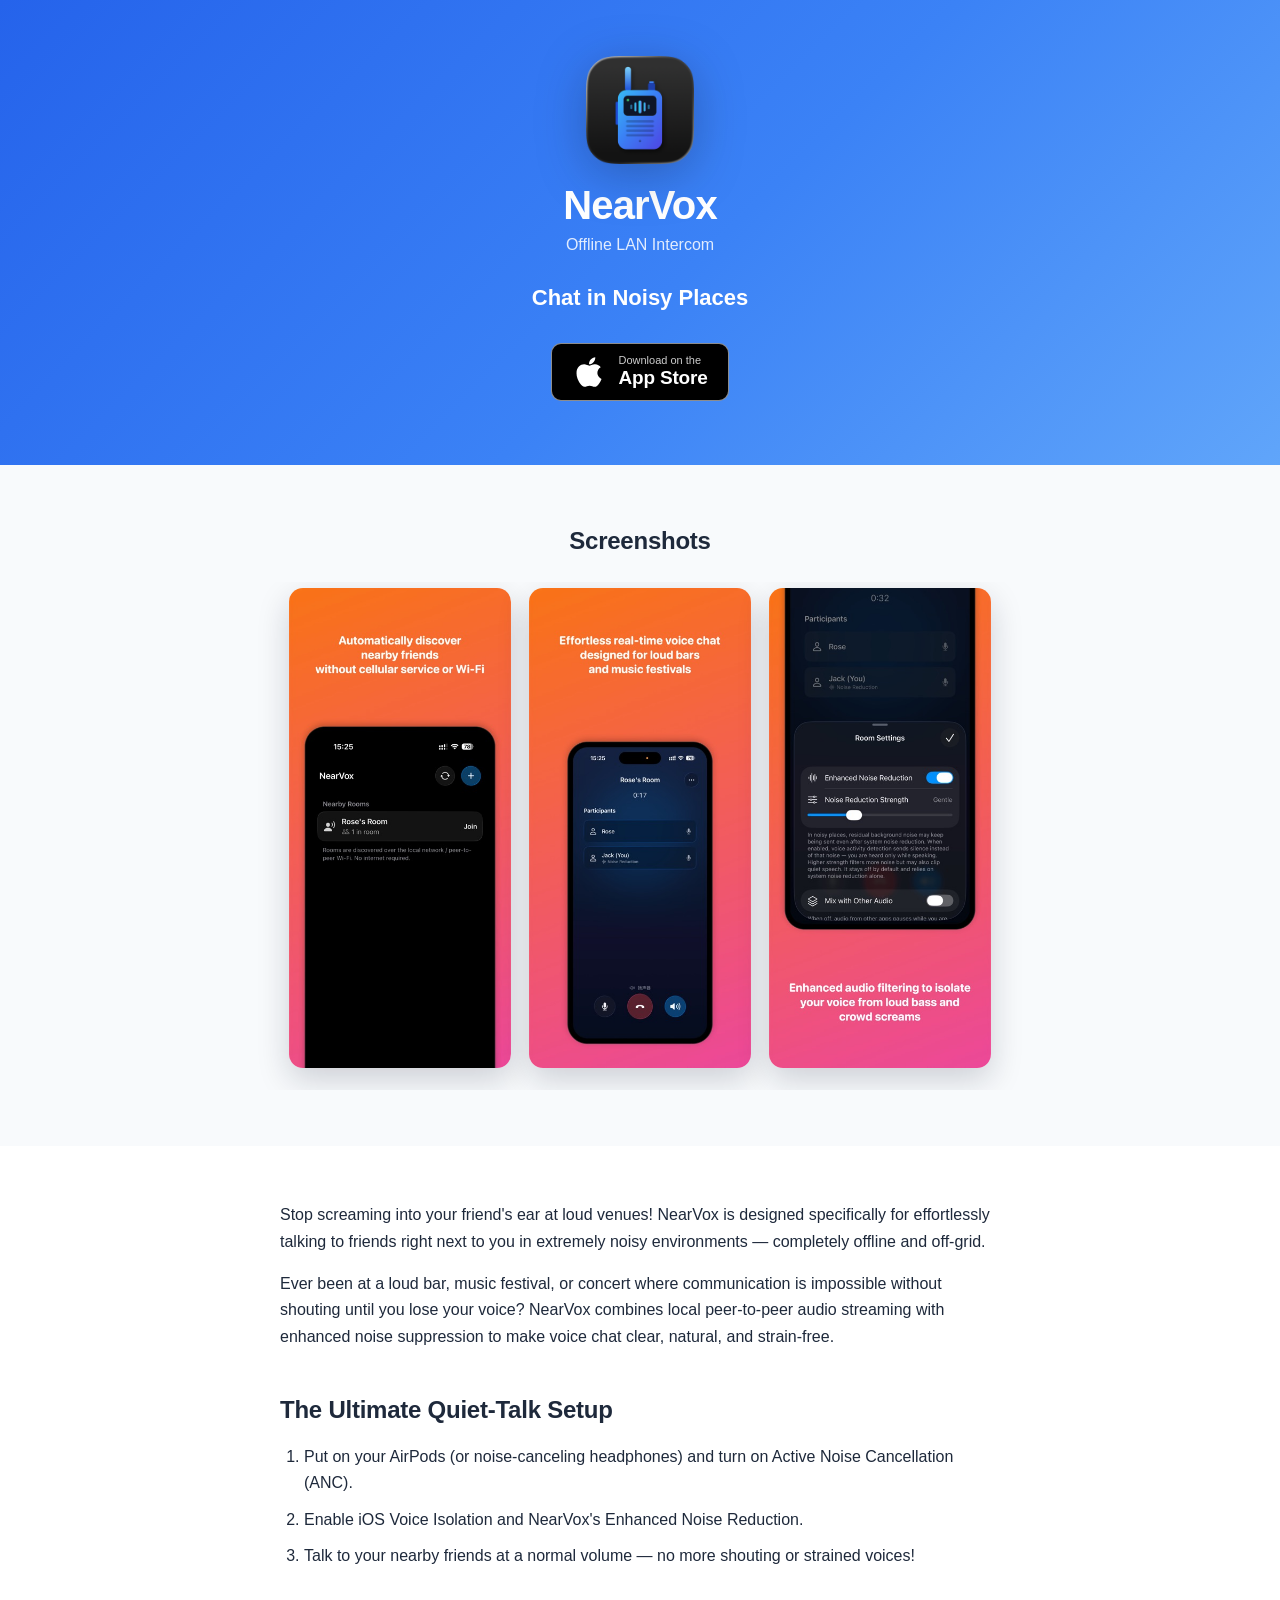
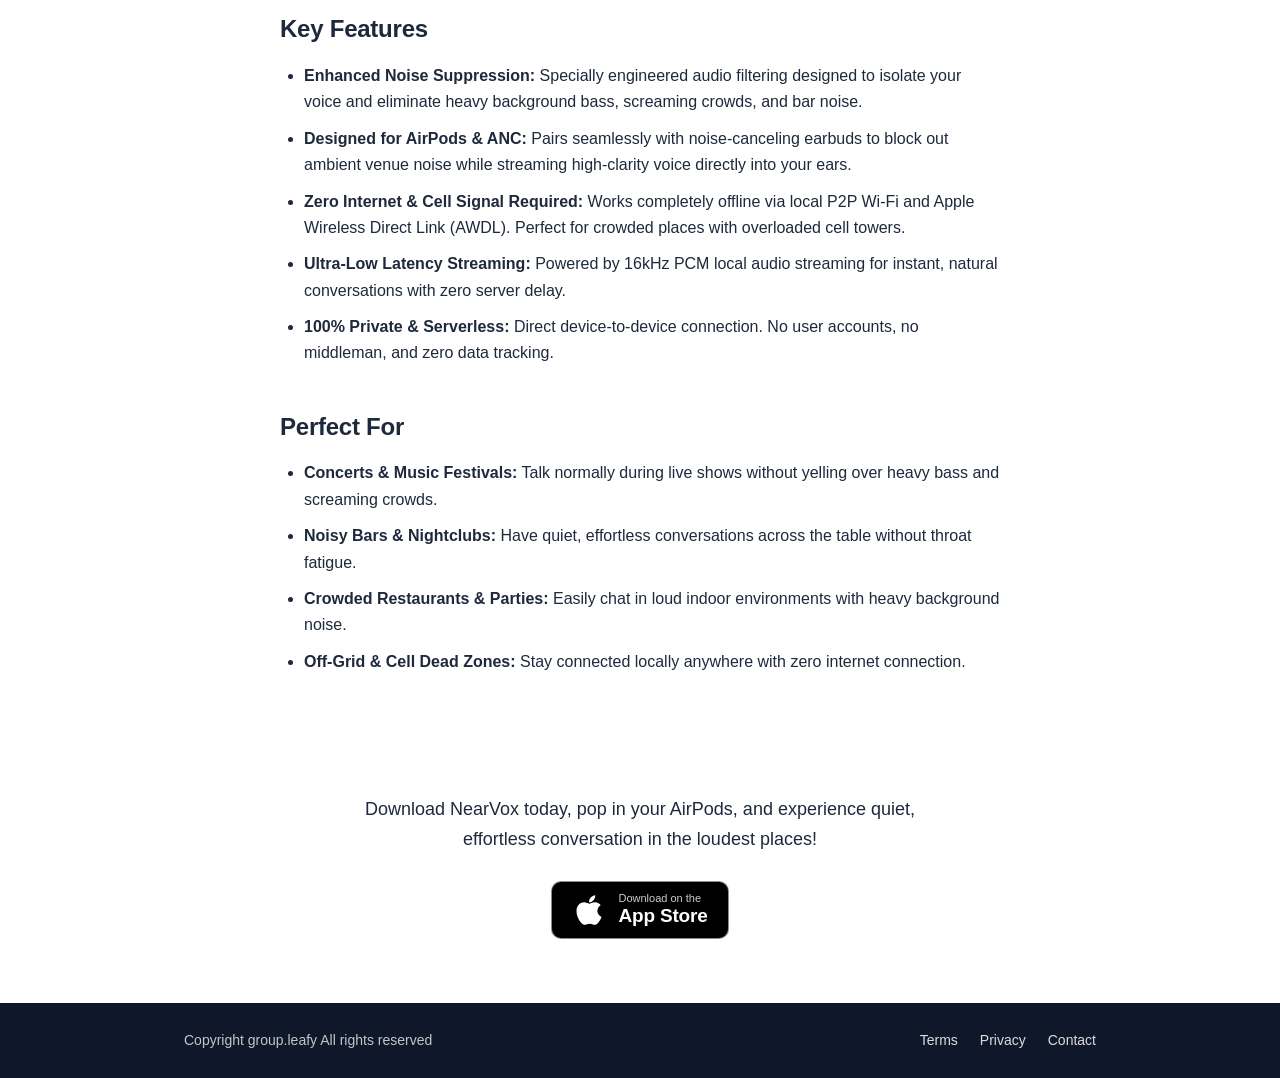
<file: index.html>
<!DOCTYPE html>
<html lang="en">
<head>
  <meta charset="UTF-8">
  <meta name="viewport" content="width=device-width, initial-scale=1.0">
  <title>NearVox — Offline LAN Intercom</title>
  <meta name="description" content="NearVox lets you talk to friends right next to you in extremely noisy environments — completely offline and off-grid. Chat in noisy places without shouting.">
  <link rel="icon" type="image/png" href="assets/app-icon.png">
  <link rel="stylesheet" href="assets/style.css">
</head>
<body>

  <header class="site-header">
    <div class="header-inner">
      <img class="app-icon" src="assets/app-icon.png" alt="NearVox app icon" width="108" height="108">
      <h1 class="app-name">NearVox</h1>
      <p class="app-name-sub">Offline LAN Intercom</p>
      <p class="app-subtitle">Chat in Noisy Places</p>
      <div class="store-buttons">
        <!-- TODO: replace href with the App Store link once the app is live -->
        <a class="store-button" href="#" aria-label="Download NearVox on the App Store">
          <svg viewBox="0 0 384 512" aria-hidden="true"><path d="M318.7 268.7c-.2-36.7 16.4-64.4 50-84.8-18.8-26.9-47.2-41.7-84.7-44.6-35.5-2.8-74.3 20.7-88.5 20.7-15 0-49.4-19.7-76.4-19.7C63.3 141.2 4 184.8 4 273.5q0 39.3 14.4 81.2c12.8 36.7 59 126.7 107.2 125.2 25.2-.6 43-17.9 75.8-17.9 31.8 0 48.3 17.9 76.4 17.9 48.6-.7 90.4-82.5 102.6-119.3-65.2-30.7-61.7-90-61.7-91.9zm-56.6-164.2c27.3-32.4 24.8-61.9 24-72.5-24.1 1.4-52 16.4-67.9 34.9-17.5 19.8-27.8 44.3-25.6 71.9 26.1 2 49.9-11.4 69.5-34.3z"/></svg>
          <span class="store-button-label">
            <span class="small">Download on the</span>
            <span class="large">App Store</span>
          </span>
        </a>
      </div>
    </div>
  </header>

  <main>
    <section class="section soft" aria-label="Screenshots">
      <div class="section-inner">
        <h2 class="shots-heading">Screenshots</h2>
      </div>
      <div class="shots-strip">
        <figure><img src="assets/shots/1.jpg" alt="NearVox home screen with the push-to-talk button" loading="lazy" height="480"></figure>
        <figure><img src="assets/shots/2.jpg" alt="Talking to nearby friends over local peer-to-peer audio" loading="lazy" height="480"></figure>
        <figure><img src="assets/shots/3.jpg" alt="Enhanced noise reduction settings" loading="lazy" height="480"></figure>
      </div>
    </section>

    <section class="section">
      <div class="section-inner prose">
        <p>Stop screaming into your friend's ear at loud venues! NearVox is designed specifically for effortlessly talking to friends right next to you in extremely noisy environments — completely offline and off-grid.</p>
        <p>Ever been at a loud bar, music festival, or concert where communication is impossible without shouting until you lose your voice? NearVox combines local peer-to-peer audio streaming with enhanced noise suppression to make voice chat clear, natural, and strain-free.</p>

        <h2>The Ultimate Quiet-Talk Setup</h2>
        <ol>
          <li>Put on your AirPods (or noise-canceling headphones) and turn on Active Noise Cancellation (ANC).</li>
          <li>Enable iOS Voice Isolation and NearVox's Enhanced Noise Reduction.</li>
          <li>Talk to your nearby friends at a normal volume — no more shouting or strained voices!</li>
        </ol>

        <h2>Key Features</h2>
        <ul>
          <li><strong>Enhanced Noise Suppression:</strong> Specially engineered audio filtering designed to isolate your voice and eliminate heavy background bass, screaming crowds, and bar noise.</li>
          <li><strong>Designed for AirPods &amp; ANC:</strong> Pairs seamlessly with noise-canceling earbuds to block out ambient venue noise while streaming high-clarity voice directly into your ears.</li>
          <li><strong>Zero Internet &amp; Cell Signal Required:</strong> Works completely offline via local P2P Wi-Fi and Apple Wireless Direct Link (AWDL). Perfect for crowded places with overloaded cell towers.</li>
          <li><strong>Ultra-Low Latency Streaming:</strong> Powered by 16kHz PCM local audio streaming for instant, natural conversations with zero server delay.</li>
          <li><strong>100% Private &amp; Serverless:</strong> Direct device-to-device connection. No user accounts, no middleman, and zero data tracking.</li>
        </ul>

        <h2>Perfect For</h2>
        <ul>
          <li><strong>Concerts &amp; Music Festivals:</strong> Talk normally during live shows without yelling over heavy bass and screaming crowds.</li>
          <li><strong>Noisy Bars &amp; Nightclubs:</strong> Have quiet, effortless conversations across the table without throat fatigue.</li>
          <li><strong>Crowded Restaurants &amp; Parties:</strong> Easily chat in loud indoor environments with heavy background noise.</li>
          <li><strong>Off-Grid &amp; Cell Dead Zones:</strong> Stay connected locally anywhere with zero internet connection.</li>
        </ul>
      </div>
    </section>

    <section class="cta">
      <p>Download NearVox today, pop in your AirPods, and experience quiet, effortless conversation in the loudest places!</p>
      <div class="store-buttons">
        <!-- TODO: replace href with the App Store link once the app is live -->
        <a class="store-button" href="#" aria-label="Download NearVox on the App Store">
          <svg viewBox="0 0 384 512" aria-hidden="true"><path d="M318.7 268.7c-.2-36.7 16.4-64.4 50-84.8-18.8-26.9-47.2-41.7-84.7-44.6-35.5-2.8-74.3 20.7-88.5 20.7-15 0-49.4-19.7-76.4-19.7C63.3 141.2 4 184.8 4 273.5q0 39.3 14.4 81.2c12.8 36.7 59 126.7 107.2 125.2 25.2-.6 43-17.9 75.8-17.9 31.8 0 48.3 17.9 76.4 17.9 48.6-.7 90.4-82.5 102.6-119.3-65.2-30.7-61.7-90-61.7-91.9zm-56.6-164.2c27.3-32.4 24.8-61.9 24-72.5-24.1 1.4-52 16.4-67.9 34.9-17.5 19.8-27.8 44.3-25.6 71.9 26.1 2 49.9-11.4 69.5-34.3z"/></svg>
          <span class="store-button-label">
            <span class="small">Download on the</span>
            <span class="large">App Store</span>
          </span>
        </a>
      </div>
    </section>
  </main>

  <footer class="site-footer">
    <div class="footer-inner">
      <p>Copyright group.leafy All rights reserved</p>
      <nav class="footer-links" aria-label="Footer">
        <a href="terms.html">Terms</a>
        <a href="privacy.html">Privacy</a>
        <a href="mailto:group.leafy@gmail.com">Contact</a>
      </nav>
    </div>
  </footer>

</body>
</html>
</file>
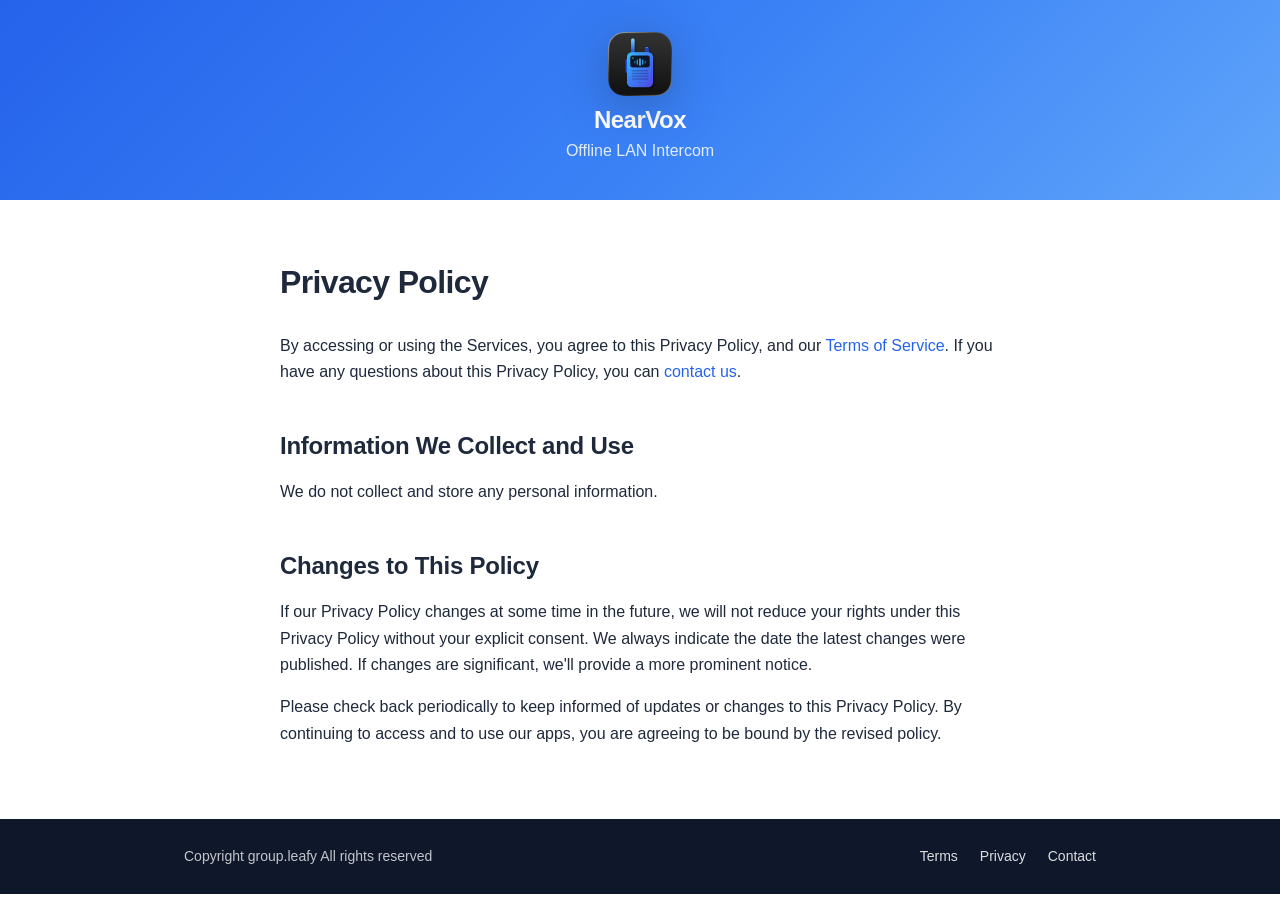
<file: privacy.html>
<!DOCTYPE html>
<html lang="en">
<head>
  <meta charset="UTF-8">
  <meta name="viewport" content="width=device-width, initial-scale=1.0">
  <title>Privacy Policy — NearVox</title>
  <meta name="description" content="Privacy Policy for NearVox by group.leafy. We do not collect or store any personal information.">
  <link rel="icon" type="image/png" href="assets/app-icon.png">
  <link rel="stylesheet" href="assets/style.css">
</head>
<body>

  <header class="site-header">
    <div class="header-inner compact">
      <img class="app-icon" src="assets/app-icon.png" alt="NearVox app icon" width="64" height="64">
      <h1 class="app-name"><a href="index.html">NearVox</a></h1>
      <p class="app-name-sub">Offline LAN Intercom</p>
    </div>
  </header>

  <main class="section">
    <div class="section-inner prose">
      <h1>Privacy Policy</h1>

      <p>By accessing or using the Services, you agree to this Privacy Policy, and our <a href="terms.html">Terms of Service</a>. If you have any questions about this Privacy Policy, you can <a href="mailto:group.leafy@gmail.com">contact us</a>.</p>

      <h2>Information We Collect and Use</h2>

      <p>We do not collect and store any personal information.</p>

      <h2>Changes to This Policy</h2>

      <p>If our Privacy Policy changes at some time in the future, we will not reduce your rights under this Privacy Policy without your explicit consent. We always indicate the date the latest changes were published. If changes are significant, we'll provide a more prominent notice.</p>

      <p>Please check back periodically to keep informed of updates or changes to this Privacy Policy. By continuing to access and to use our apps, you are agreeing to be bound by the revised policy.</p>
    </div>
  </main>

  <footer class="site-footer">
    <div class="footer-inner">
      <p>Copyright group.leafy All rights reserved</p>
      <nav class="footer-links" aria-label="Footer">
        <a href="terms.html">Terms</a>
        <a href="privacy.html">Privacy</a>
        <a href="mailto:group.leafy@gmail.com">Contact</a>
      </nav>
    </div>
  </footer>

</body>
</html>
</file>
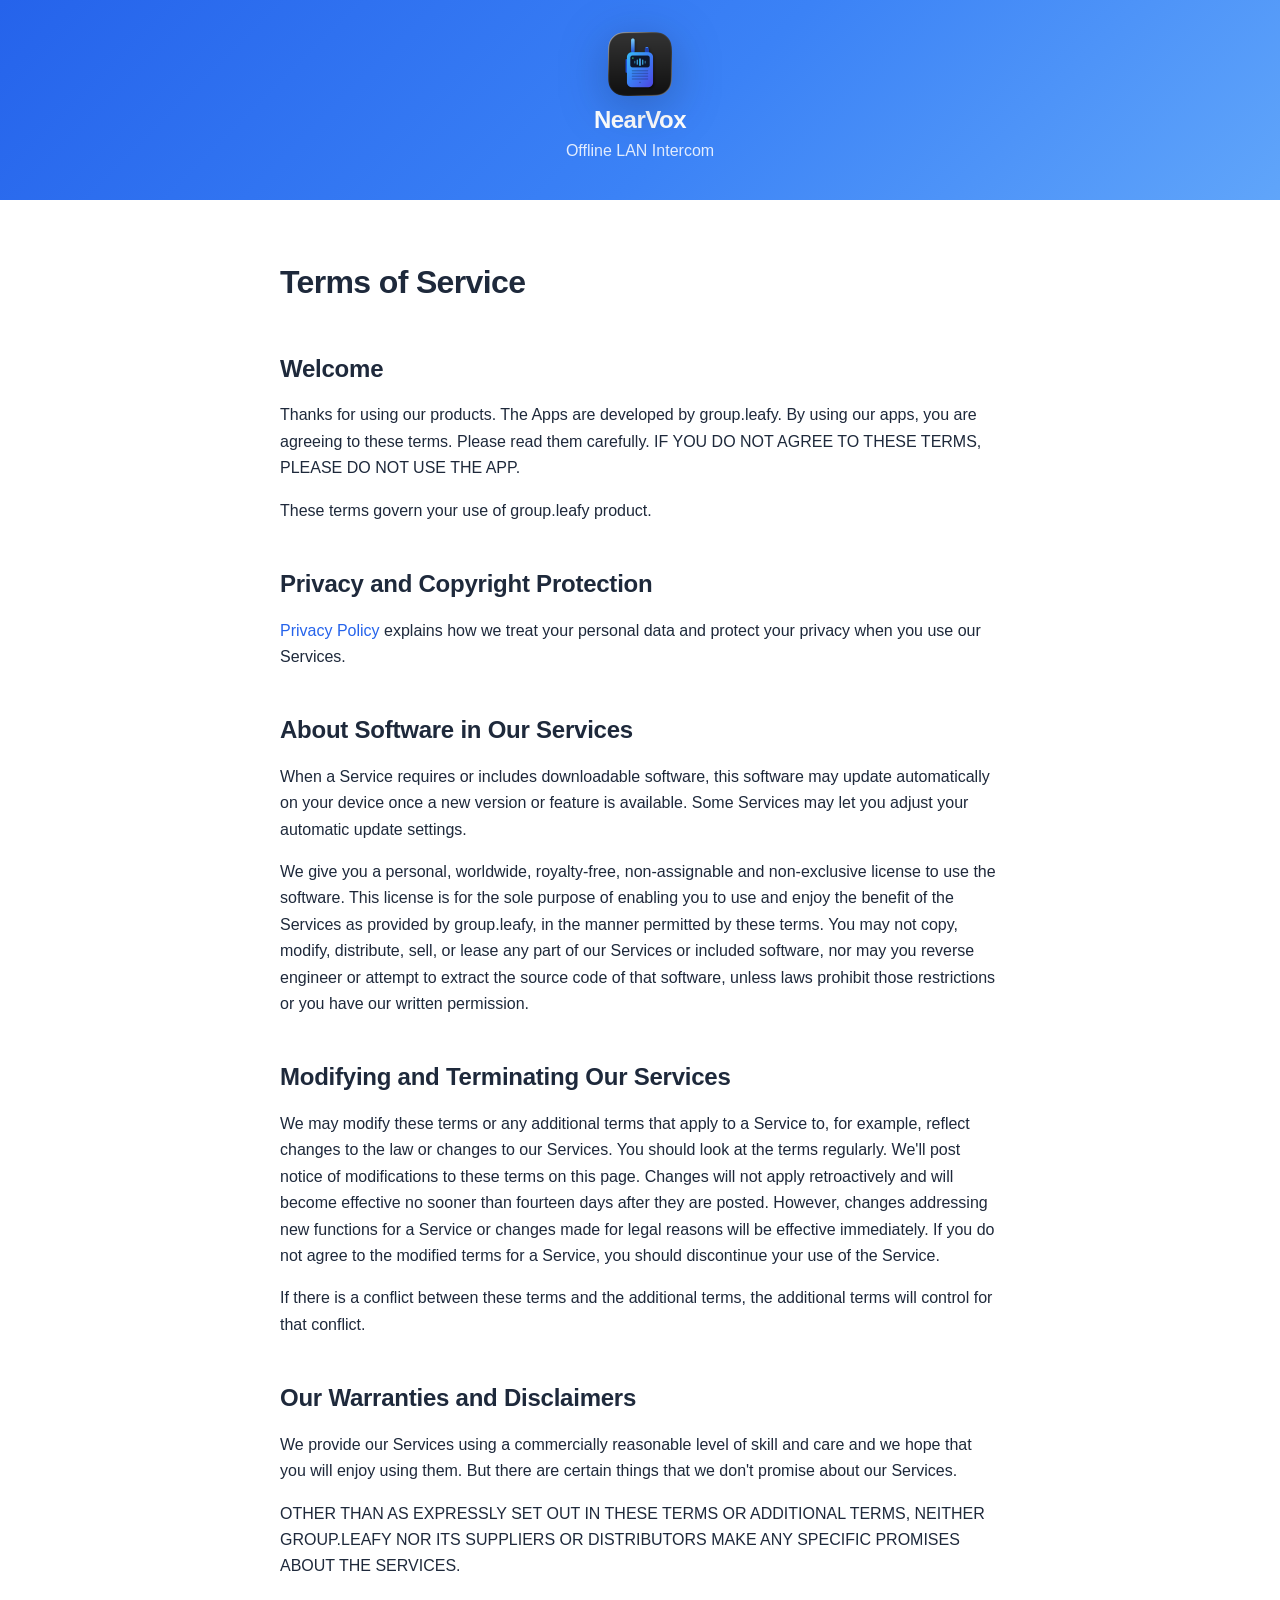
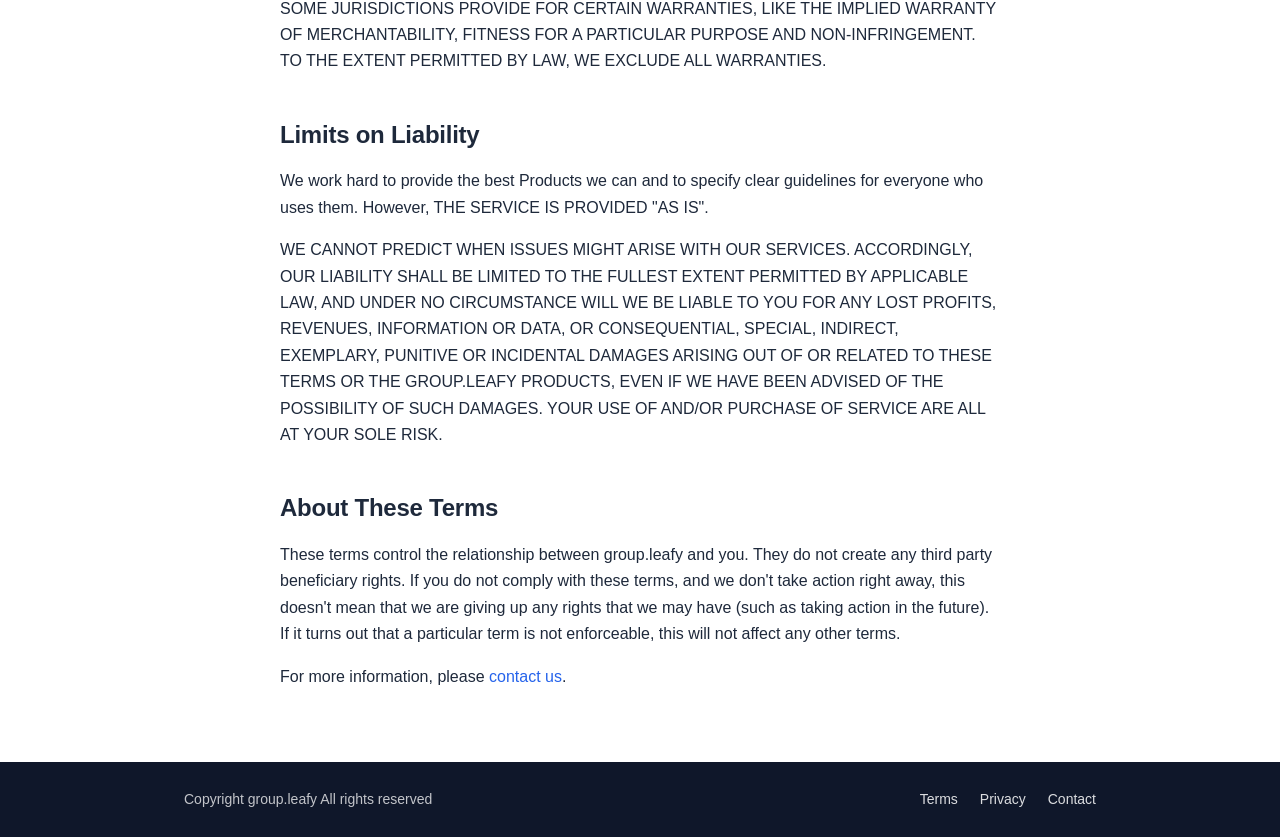
<file: terms.html>
<!DOCTYPE html>
<html lang="en">
<head>
  <meta charset="UTF-8">
  <meta name="viewport" content="width=device-width, initial-scale=1.0">
  <title>Terms of Service — NearVox</title>
  <meta name="description" content="Terms of Service for NearVox by group.leafy.">
  <link rel="icon" type="image/png" href="assets/app-icon.png">
  <link rel="stylesheet" href="assets/style.css">
</head>
<body>

  <header class="site-header">
    <div class="header-inner compact">
      <img class="app-icon" src="assets/app-icon.png" alt="NearVox app icon" width="64" height="64">
      <h1 class="app-name"><a href="index.html">NearVox</a></h1>
      <p class="app-name-sub">Offline LAN Intercom</p>
    </div>
  </header>

  <main class="section">
    <div class="section-inner prose">
      <h1>Terms of Service</h1>

      <h2>Welcome</h2>

      <p>Thanks for using our products. The Apps are developed by group.leafy. By using our apps, you are agreeing to these terms. Please read them carefully. IF YOU DO NOT AGREE TO THESE TERMS, PLEASE DO NOT USE THE APP.</p>

      <p>These terms govern your use of group.leafy product.</p>

      <h2>Privacy and Copyright Protection</h2>

      <p><a href="privacy.html">Privacy Policy</a> explains how we treat your personal data and protect your privacy when you use our Services.</p>

      <h2>About Software in Our Services</h2>

      <p>When a Service requires or includes downloadable software, this software may update automatically on your device once a new version or feature is available. Some Services may let you adjust your automatic update settings.</p>

      <p>We give you a personal, worldwide, royalty-free, non-assignable and non-exclusive license to use the software. This license is for the sole purpose of enabling you to use and enjoy the benefit of the Services as provided by group.leafy, in the manner permitted by these terms. You may not copy, modify, distribute, sell, or lease any part of our Services or included software, nor may you reverse engineer or attempt to extract the source code of that software, unless laws prohibit those restrictions or you have our written permission.</p>

      <h2>Modifying and Terminating Our Services</h2>

      <p>We may modify these terms or any additional terms that apply to a Service to, for example, reflect changes to the law or changes to our Services. You should look at the terms regularly. We'll post notice of modifications to these terms on this page. Changes will not apply retroactively and will become effective no sooner than fourteen days after they are posted. However, changes addressing new functions for a Service or changes made for legal reasons will be effective immediately. If you do not agree to the modified terms for a Service, you should discontinue your use of the Service.</p>

      <p>If there is a conflict between these terms and the additional terms, the additional terms will control for that conflict.</p>

      <h2>Our Warranties and Disclaimers</h2>

      <p>We provide our Services using a commercially reasonable level of skill and care and we hope that you will enjoy using them. But there are certain things that we don't promise about our Services.</p>

      <p>OTHER THAN AS EXPRESSLY SET OUT IN THESE TERMS OR ADDITIONAL TERMS, NEITHER GROUP.LEAFY NOR ITS SUPPLIERS OR DISTRIBUTORS MAKE ANY SPECIFIC PROMISES ABOUT THE SERVICES.</p>

      <p>SOME JURISDICTIONS PROVIDE FOR CERTAIN WARRANTIES, LIKE THE IMPLIED WARRANTY OF MERCHANTABILITY, FITNESS FOR A PARTICULAR PURPOSE AND NON-INFRINGEMENT. TO THE EXTENT PERMITTED BY LAW, WE EXCLUDE ALL WARRANTIES.</p>

      <h2>Limits on Liability</h2>

      <p>We work hard to provide the best Products we can and to specify clear guidelines for everyone who uses them. However, THE SERVICE IS PROVIDED "AS IS".</p>

      <p>WE CANNOT PREDICT WHEN ISSUES MIGHT ARISE WITH OUR SERVICES. ACCORDINGLY, OUR LIABILITY SHALL BE LIMITED TO THE FULLEST EXTENT PERMITTED BY APPLICABLE LAW, AND UNDER NO CIRCUMSTANCE WILL WE BE LIABLE TO YOU FOR ANY LOST PROFITS, REVENUES, INFORMATION OR DATA, OR CONSEQUENTIAL, SPECIAL, INDIRECT, EXEMPLARY, PUNITIVE OR INCIDENTAL DAMAGES ARISING OUT OF OR RELATED TO THESE TERMS OR THE GROUP.LEAFY PRODUCTS, EVEN IF WE HAVE BEEN ADVISED OF THE POSSIBILITY OF SUCH DAMAGES. YOUR USE OF AND/OR PURCHASE OF SERVICE ARE ALL AT YOUR SOLE RISK.</p>

      <h2>About These Terms</h2>

      <p>These terms control the relationship between group.leafy and you. They do not create any third party beneficiary rights. If you do not comply with these terms, and we don't take action right away, this doesn't mean that we are giving up any rights that we may have (such as taking action in the future). If it turns out that a particular term is not enforceable, this will not affect any other terms.</p>

      <p>For more information, please <a href="mailto:group.leafy@gmail.com">contact us</a>.</p>
    </div>
  </main>

  <footer class="site-footer">
    <div class="footer-inner">
      <p>Copyright group.leafy All rights reserved</p>
      <nav class="footer-links" aria-label="Footer">
        <a href="terms.html">Terms</a>
        <a href="privacy.html">Privacy</a>
        <a href="mailto:group.leafy@gmail.com">Contact</a>
      </nav>
    </div>
  </footer>

</body>
</html>
</file>
<file: assets/style.css>
/* NearVox — group.leafy */

:root {
  --brand: #3B82F6;
  --brand-dark: #2563EB;
  --brand-light: #60A5FA;
  --ink: #1e293b;
  --muted: #64748b;
  --line: #e2e8f0;
  --bg-soft: #f8fafc;
  --footer-bg: #0f172a;
  --radius: 14px;
}

* { box-sizing: border-box; }

html { -webkit-text-size-adjust: 100%; }

body {
  margin: 0;
  font-family: -apple-system, BlinkMacSystemFont, "Segoe UI", Roboto, "Helvetica Neue", Arial, sans-serif;
  color: var(--ink);
  line-height: 1.65;
  background: #fff;
}

img { max-width: 100%; display: block; }

a { color: var(--brand-dark); text-decoration: none; }
a:hover { text-decoration: underline; }

/* ---------- Header (shared) ---------- */

.site-header {
  background: linear-gradient(135deg, var(--brand-dark) 0%, var(--brand) 55%, var(--brand-light) 100%);
  color: #fff;
  text-align: center;
}

.header-inner {
  max-width: 720px;
  margin: 0 auto;
  padding: 56px 24px 64px;
}

.header-inner.compact { padding: 32px 24px 36px; }

.app-icon {
  width: 108px;
  height: 108px;
  margin: 0 auto 18px;
  border-radius: 24px;
  filter: drop-shadow(0 10px 24px rgba(15, 23, 42, 0.28));
}

.compact .app-icon { width: 64px; height: 64px; border-radius: 15px; margin-bottom: 10px; }

.app-name {
  margin: 0;
  font-size: 40px;
  font-weight: 800;
  letter-spacing: -0.02em;
  line-height: 1.15;
}

.compact .app-name { font-size: 24px; }

.app-name a { color: inherit; }
.app-name a:hover { text-decoration: none; }

.app-name-sub {
  margin: 4px 0 0;
  font-size: 16px;
  font-weight: 500;
  color: rgba(255, 255, 255, 0.85);
}

.app-subtitle {
  margin: 22px 0 0;
  font-size: 22px;
  font-weight: 600;
  color: #fff;
}

/* ---------- App Store button ---------- */

.store-buttons {
  margin-top: 26px;
  display: flex;
  justify-content: center;
  gap: 14px;
  flex-wrap: wrap;
}

.store-button {
  display: inline-flex;
  align-items: center;
  gap: 12px;
  background: #000;
  color: #fff;
  padding: 10px 20px;
  border-radius: 10px;
  border: 1px solid rgba(255, 255, 255, 0.55);
  transition: transform 0.15s ease, box-shadow 0.15s ease;
}

.store-button:hover {
  text-decoration: none;
  transform: translateY(-1px);
  box-shadow: 0 8px 18px rgba(15, 23, 42, 0.35);
}

.store-button svg { width: 34px; height: 34px; fill: #fff; flex: none; }

.store-button-label { text-align: left; line-height: 1.2; }

.store-button-label .small {
  display: block;
  font-size: 11px;
  color: rgba(255, 255, 255, 0.8);
}

.store-button-label .large {
  display: block;
  font-size: 19px;
  font-weight: 600;
  letter-spacing: -0.01em;
}

/* ---------- Sections & prose ---------- */

.section { padding: 56px 24px; }
.section.soft { background: var(--bg-soft); }

.section-inner { max-width: 720px; margin: 0 auto; }

.prose h1 {
  font-size: 32px;
  letter-spacing: -0.02em;
  margin: 0 0 24px;
}

.prose h2 {
  font-size: 24px;
  letter-spacing: -0.01em;
  margin: 40px 0 14px;
}

.prose h3 { font-size: 18px; margin: 28px 0 10px; }

.prose p, .prose ul, .prose ol { margin: 0 0 16px; }

.prose ul, .prose ol { padding-left: 24px; }

.prose li { margin-bottom: 10px; }

.prose li strong { color: var(--ink); }

.shots-heading {
  font-size: 24px;
  letter-spacing: -0.01em;
  margin: 0 0 22px;
  text-align: center;
}

/* ---------- Screenshots strip ---------- */

.shots-strip {
  display: flex;
  gap: 18px;
  overflow-x: auto;
  padding: 6px 24px 22px;
  scroll-snap-type: x mandatory;
  -webkit-overflow-scrolling: touch;
  scrollbar-width: thin;
  scrollbar-color: #cbd5e1 transparent;
  -webkit-mask-image: linear-gradient(to right, transparent 0, #000 28px, #000 calc(100% - 28px), transparent 100%);
  mask-image: linear-gradient(to right, transparent 0, #000 28px, #000 calc(100% - 28px), transparent 100%);
}

.shots-strip::-webkit-scrollbar { height: 8px; }
.shots-strip::-webkit-scrollbar-track { background: transparent; }
.shots-strip::-webkit-scrollbar-thumb { background: #cbd5e1; border-radius: 4px; }
.shots-strip::-webkit-scrollbar-thumb:hover { background: #94a3b8; }

.shots-strip figure {
  margin: 0;
  flex: none;
  scroll-snap-align: center;
}

/* Center the strip when it is narrower than the viewport; auto margins
   collapse to 0 once content overflows, so scrolling still starts at the
   first screenshot. */
.shots-strip figure:first-child { margin-left: auto; }
.shots-strip figure:last-child { margin-right: auto; }

.shots-strip img {
  height: 480px;
  width: auto;
  border-radius: var(--radius);
  box-shadow: 0 12px 32px rgba(15, 23, 42, 0.18);
}

/* ---------- Closing CTA ---------- */

.cta {
  text-align: center;
  padding: 48px 24px 64px;
}

.cta p {
  font-size: 18px;
  max-width: 560px;
  margin: 0 auto 24px;
}

/* ---------- Footer ---------- */

.site-footer {
  background: var(--footer-bg);
  color: rgba(255, 255, 255, 0.75);
  font-size: 14px;
}

.footer-inner {
  max-width: 960px;
  margin: 0 auto;
  padding: 26px 24px;
  display: flex;
  align-items: center;
  justify-content: space-between;
  gap: 12px;
  flex-wrap: wrap;
}

.footer-inner p { margin: 0; }

.footer-links { display: flex; gap: 22px; }

.footer-links a { color: rgba(255, 255, 255, 0.85); }
.footer-links a:hover { color: #fff; }

/* ---------- Responsive ---------- */

@media (max-width: 640px) {
  .header-inner { padding: 40px 20px 48px; }
  .header-inner.compact { padding: 24px 20px 28px; }

  .app-icon { width: 88px; height: 88px; border-radius: 20px; }
  .app-name { font-size: 30px; }
  .app-subtitle { font-size: 19px; }
  .app-name-sub { font-size: 14px; }

  .section { padding: 40px 20px; }

  .prose h1 { font-size: 26px; }
  .prose h2 { font-size: 20px; }

  .shots-strip { padding: 4px 20px 18px; }
  .shots-strip img { height: 420px; }

  .footer-inner {
    flex-direction: column;
    text-align: center;
    padding: 22px 20px;
  }
}

@media (max-width: 400px) {
  .shots-strip img { height: 360px; }
  .app-name { font-size: 26px; }
  .store-button-label .large { font-size: 17px; }
}

/* Respect reduced-motion preferences */
@media (prefers-reduced-motion: reduce) {
  .store-button { transition: none; }
}
</file>
